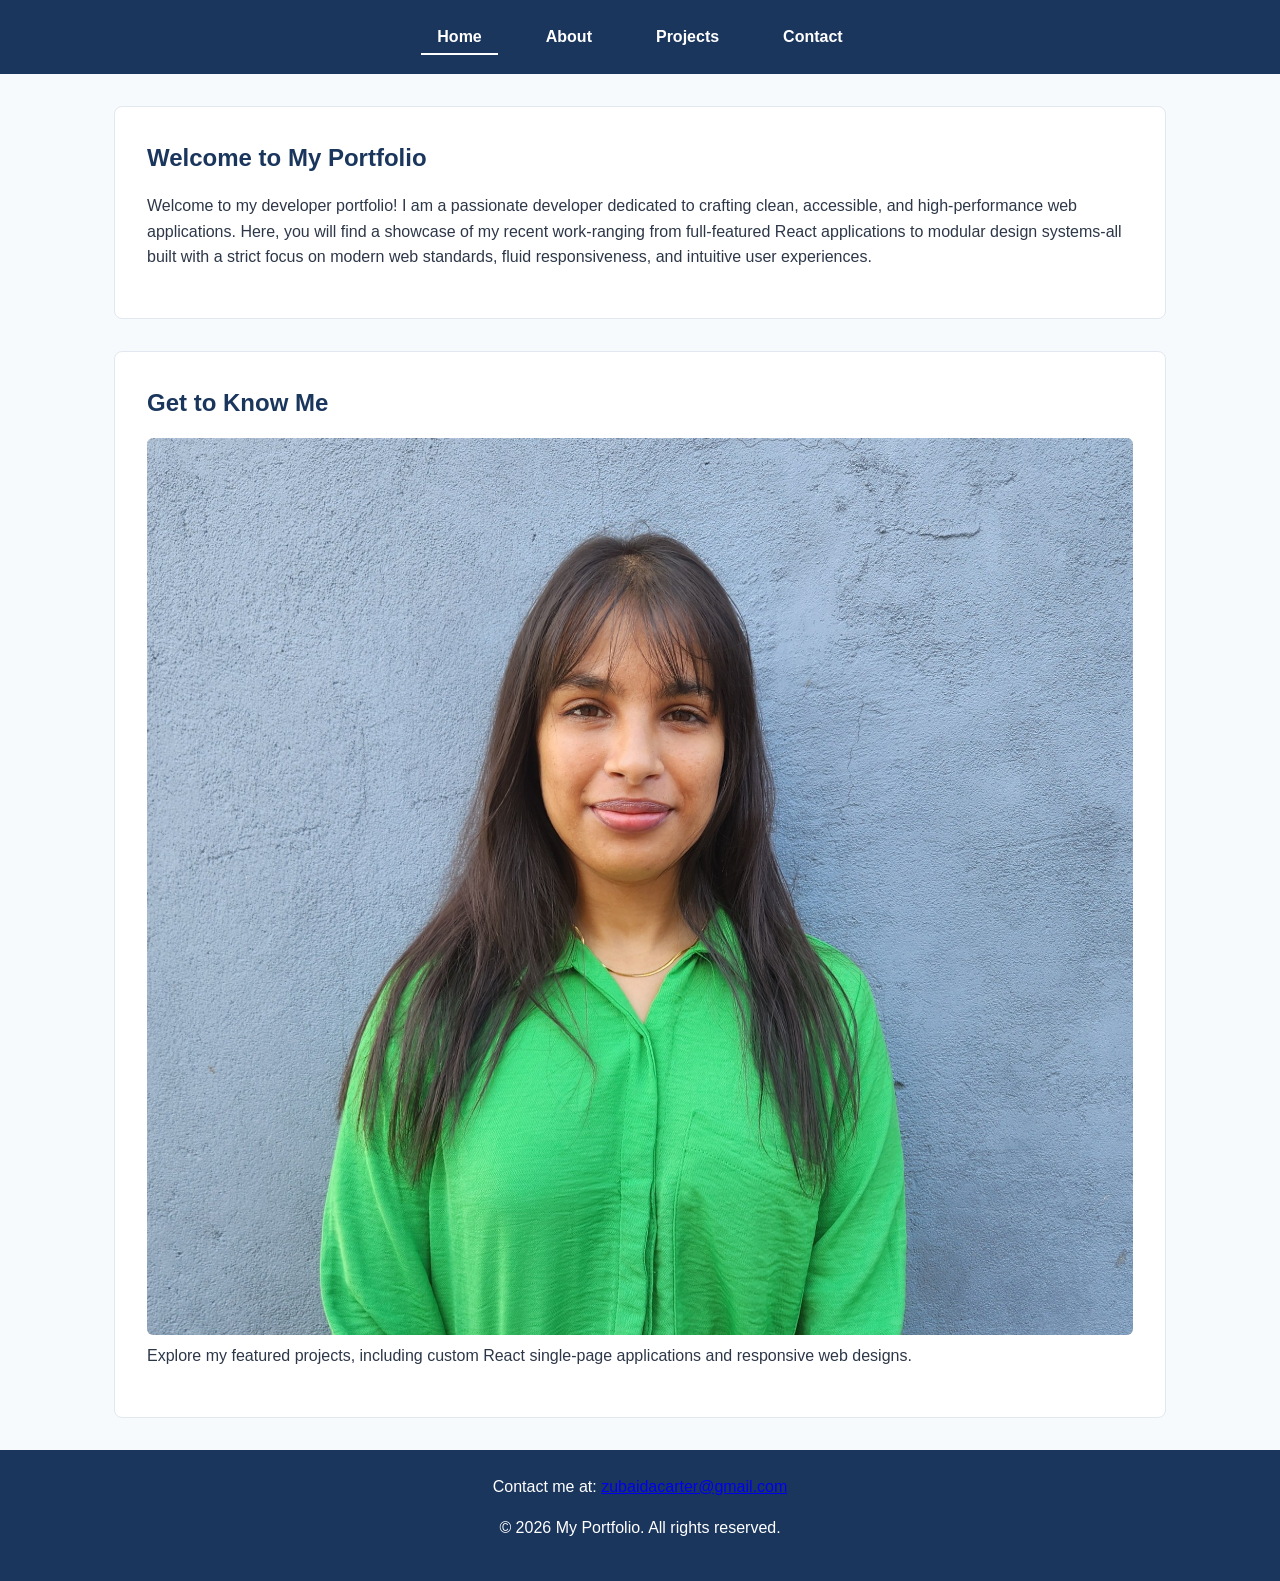
<file: portfolio-website/index.html>
<!DOCTYPE html>
<html lang="en">
<head>
    <meta charset="UTF-8">
    <meta name="viewport" content="width=device-width, initial-scale=1.0">
    <title>Portfolio | Home</title>
    <link rel="stylesheet" href="css/styles.css">
</head>
<body>
    <header>
        <nav>
            <ul>
                <li><a href="index.html" class="active" aria-current="page">Home</a></li>
                <li><a href="about.html">About</a></li>
                <li><a href="projects.html">Projects</a></li>
                <li><a href="contact.html">Contact</a></li>
            </ul>
        </nav>
    </header>

    <main id="main-content">
        <section>
            <h1>Welcome to My Portfolio</h1>
            <p>Welcome to my developer portfolio! I am a passionate developer dedicated to crafting clean, accessible, and high-performance web applications. Here, you will find a showcase of my recent work-ranging from full-featured React applications to modular design systems-all built with a strict focus on modern web standards, fluid responsiveness, and intuitive user experiences.</p>
        </section>

        <section>
            <h2>Get to Know Me</h2>
            <img src="images/portfoliopic.jpg" alt="Portrait of the developer">
            <p>Explore my featured projects, including custom React single-page applications and responsive web designs.</p>
        </section>
    </main>

    <footer>
        <p>Contact me at: <a href="mailto:zubaidacarter@gmail.com">zubaidacarter@gmail.com</a></p>
        <p>&copy; 2026 My Portfolio. All rights reserved.</p>
    </footer>
</body>
</html>
</file>
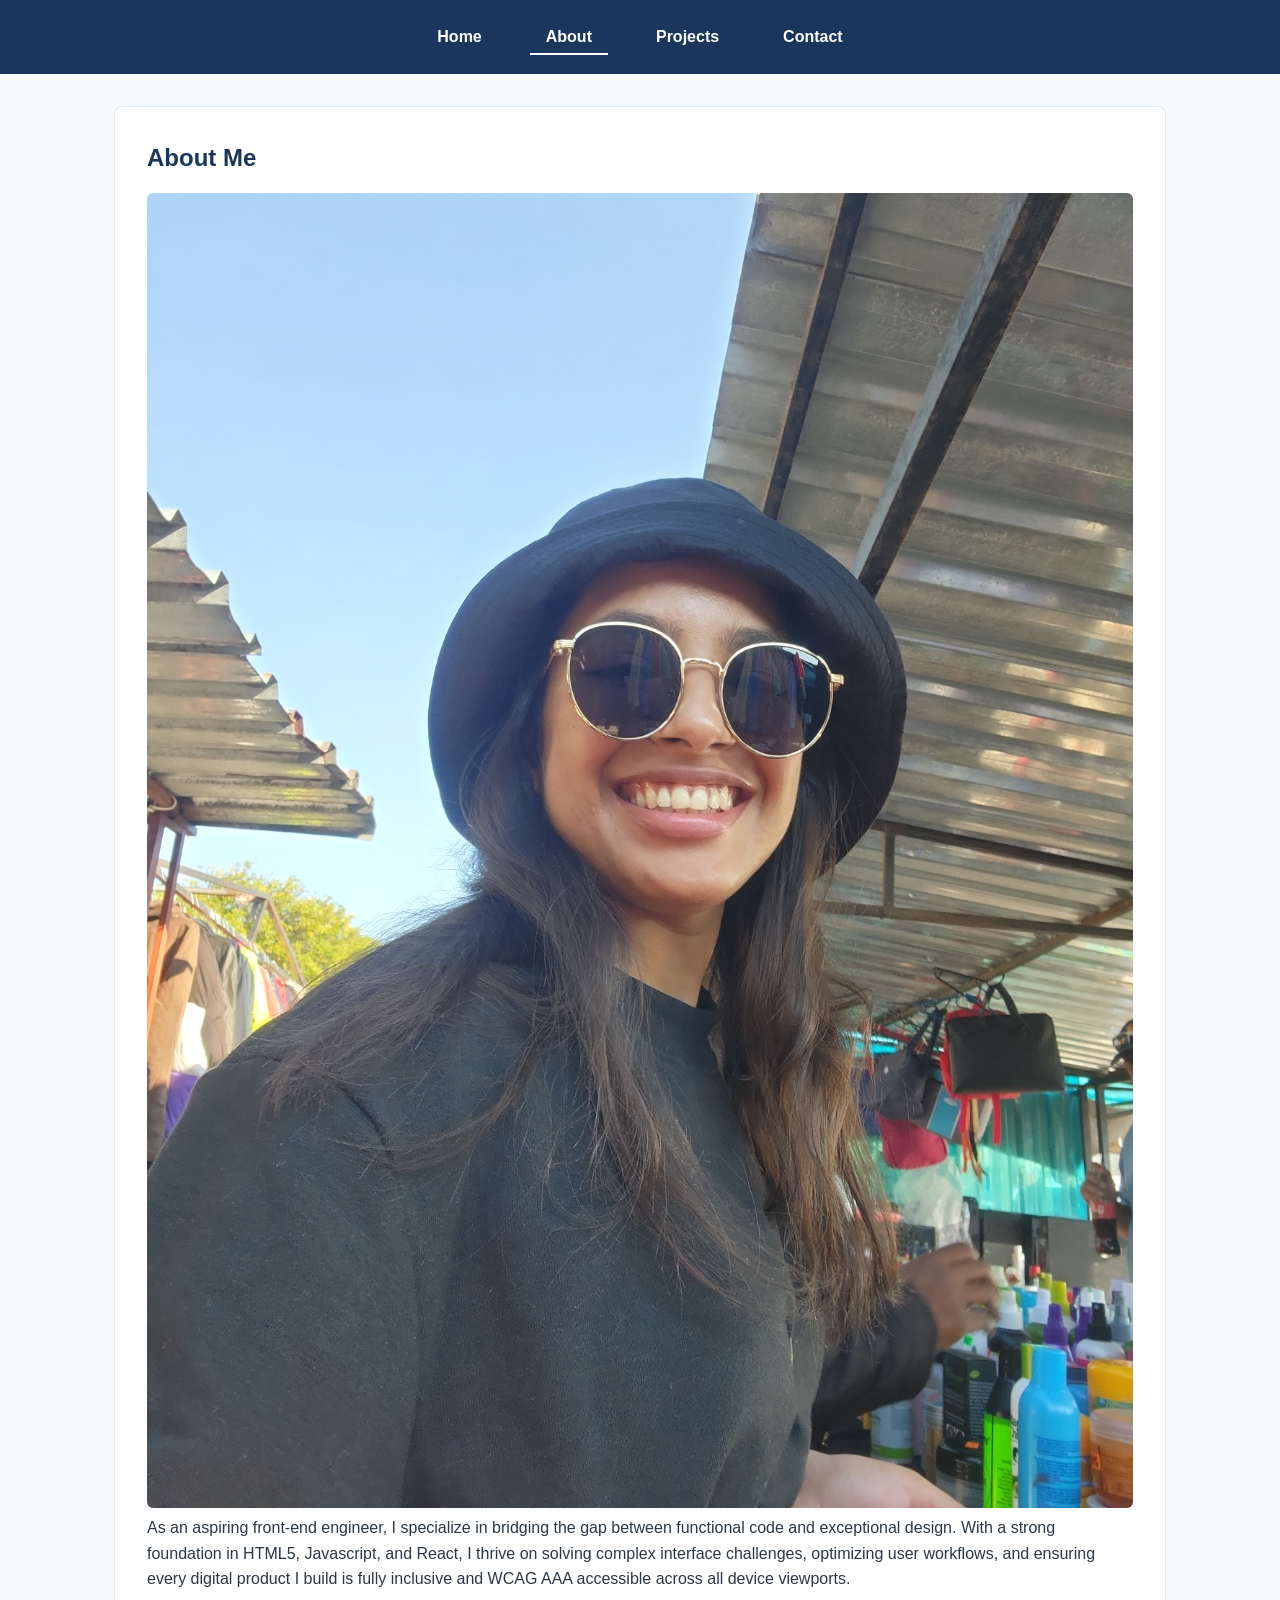
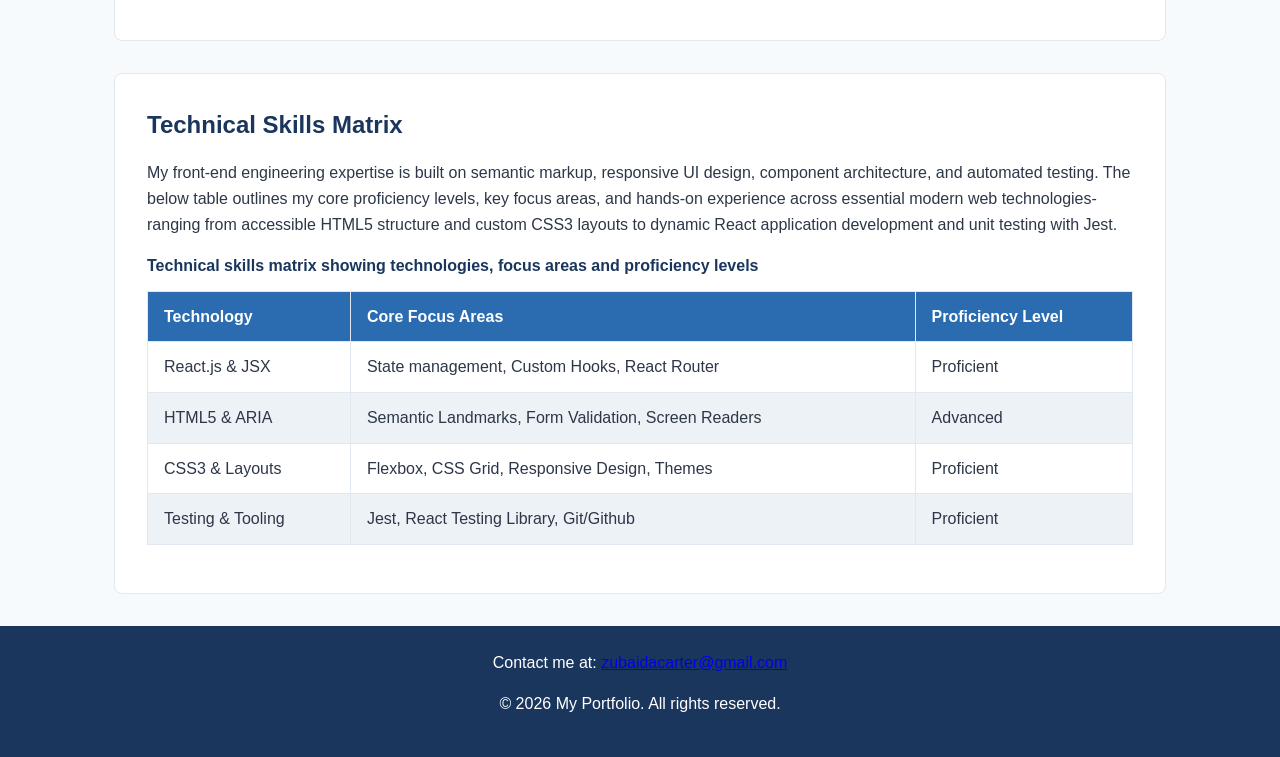
<file: portfolio-website/about.html>
<!DOCTYPE html>
<html lang="en">
<head>
    <meta charset="UTF-8">
    <meta name="viewport" content="width=device-width, initial-scale=1.0">
    <title>Personal Portfolio | About</title>
    <link rel="stylesheet" href="css/styles.css">
</head>
<body>
    <header>
        <nav>
            <ul>
                <li><a href="index.html">Home</a></li>
                <li><a href="about.html" class="active" aria-current="page">About</a></li>
                <li><a href="projects.html">Projects</a></li>
                <li><a href="contact.html">Contact</a></li>
            </ul>
        </nav>
    </header>

    <main id="main-content">
        <section>
            <h1>About Me</h1>
            <img src="images/aboutme.jpg" alt="Portrait of the developer Zubaida Khan" width="400">
            <p>As an aspiring front-end engineer, I specialize in bridging the gap between functional code and exceptional design. With a strong foundation in HTML5, Javascript, and React, I thrive on solving complex interface challenges, optimizing user workflows, and ensuring every digital product I build is fully inclusive and WCAG AAA accessible across all device viewports.</p>
        </section>

        <section>
            <h2>Technical Skills Matrix</h2>
            <p>My front-end engineering expertise is built on semantic markup, responsive UI design, component architecture, and automated testing. The below table outlines my core proficiency levels, key focus areas, and hands-on experience across essential modern web technologies-ranging from accessible HTML5 structure and custom CSS3 layouts to dynamic React application development and unit testing with Jest.</p>
            <table>
                <caption>
                    Technical skills matrix showing technologies, focus areas and proficiency levels
                </caption>
                <thead>
                    <tr>
                        <th scope="col">Technology</th>
                        <th scope="col">Core Focus Areas</th>
                        <th scope="col">Proficiency Level</th>
                    </tr>
                </thead>

                <tbody>
                    <tr>
                        <td>React.js &amp; JSX</td>
                        <td>State management, Custom Hooks, React Router</td>
                        <td>Proficient</td>
                    </tr>
                    <tr>
                        <td>HTML5 &amp; ARIA</td>
                        <td>Semantic Landmarks, Form Validation, Screen Readers</td>
                        <td>Advanced</td>
                    </tr>
                    <tr>
                        <td>CSS3 &amp; Layouts</td>
                        <td>Flexbox, CSS Grid, Responsive Design, Themes</td>
                        <td>Proficient</td>
                    </tr>
                    <tr>
                        <td>Testing &amp; Tooling</td>
                        <td>Jest, React Testing Library, Git/Github</td>
                        <td>Proficient</td>
                    </tr>
                </tbody>
            </table>
        </section>

    </main>

    <footer>
        <p>Contact me at: <a href="mailto:zubaidacarter@gmail.com">zubaidacarter@gmail.com</a></p>
        <p>&copy; 2026 My Portfolio. All rights reserved.</p>
    </footer>
</body>
</html>
</file>
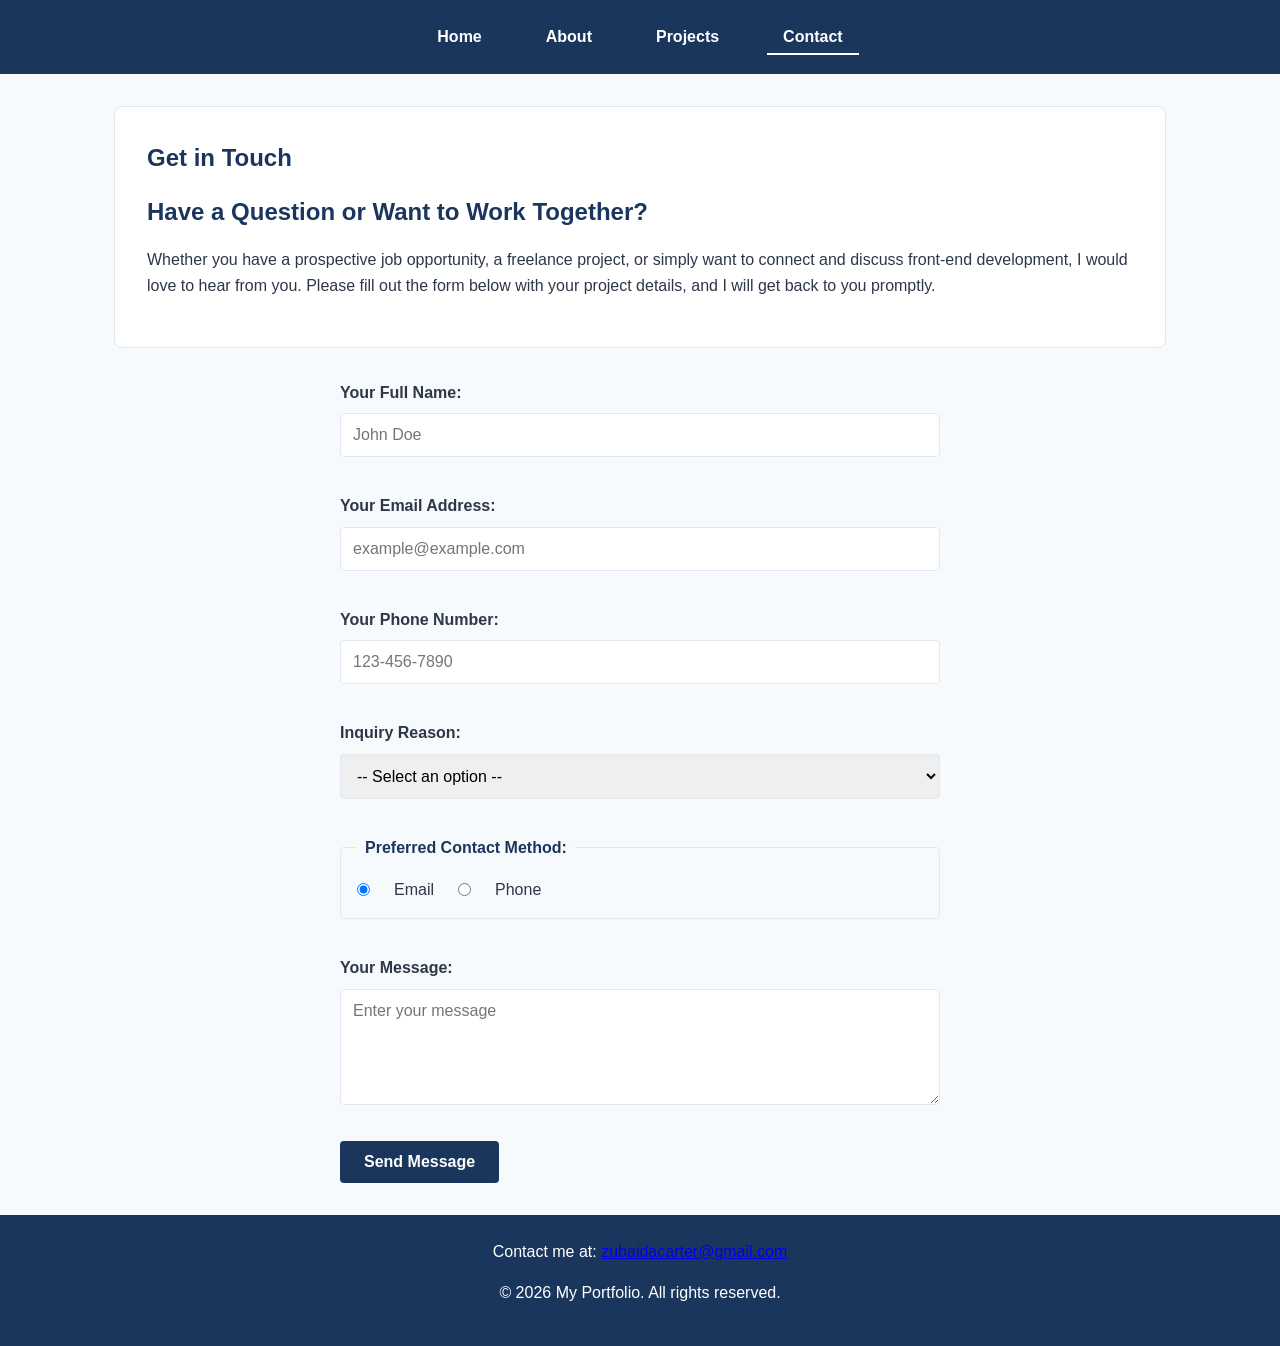
<file: portfolio-website/contact.html>
<!DOCTYPE html>
<html lang="en">
<head>
    <meta charset="UTF-8">
    <meta name="viewport" content="width=device-width, initial-scale=1.0">
    <title>Personal Portfolio |Contact</title>
    <link rel="stylesheet" href="css/styles.css">
</head>
<body>
    <header>
        <nav>
            <ul>
                <li><a href="index.html">Home</a></li>
                <li><a href="about.html">About</a></li>
                <li><a href="projects.html">Projects</a></li>
                <li><a href="contact.html" class="active" aria-current="page">Contact</a></li>
            </ul>
        </nav>
    </header>
    
    <main id="main-content">
        <section>
            <h1>Get in Touch</h1>
            <h2>Have a Question or Want to Work Together?</h2>
            <p>Whether you have a prospective job opportunity, a freelance project, or simply want to connect and discuss front-end development, I would love to hear from you. Please fill out the form below with your project details, and I will get back to you promptly.</p>
        </section>
        
        <form action="#" method="post">
            <label class="form-group" for="full-name">
                Your Full Name:
                <input type="text" id="full-name" name="fullName" required minlength="2" placeholder="John Doe">
            </label>

            <label class="form-group" for="email-address">
                Your Email Address:
                <input type="email" id="email-address" name="email" required placeholder="example@example.com">
            </label>

            <label class="form-group" for="phone-number">
                Your Phone Number:
                <input type="tel" id="phone-number" name="phone" pattern="[0-9]{3}-[0-9]{3}-[0-9]{4}" placeholder="123-456-7890" title="Please enter your phone number in the format 123-456-7890">
            </label>

            <label class="form-group" for="inquiry-type">
                Inquiry Reason:
                <select id="inquiry-type" name="inquiryType" required>
                    <option value="">-- Select an option --</option>
                    <option value="general">General Inquiry</option>
                    <option value="feedback">Freelance Web Project</option>
                    <option value="collaboration">Job Opportunity</option>
                </select>
            </label>

                <fieldset class="form-group">
                    <legend>Preferred Contact Method:</legend>
                    <span class="radio-group">
                        <input type="radio" id="pref-email" name="preferredContact" value="email" checked>
                        <label for="pref-email">Email</label>

                        <input type="radio" id="pref-phone" name="preferredContact" value="phone">
                        <label for="pref-phone">Phone</label>
                    </span>
                </fieldset>

            <label class="form-group" for="message">
                Your Message:
                <textarea id="message" name="message" rows="5" required minlength="10" placeholder="Enter your message"></textarea>
            </label>

            <button type="submit">Send Message</button>
        </form>
    </main>
    
    <footer>
        <p>Contact me at: <a href="mailto:zubaidacarter@gmail.com">zubaidacarter@gmail.com</a></p>
        <p>&copy; 2026 My Portfolio. All rights reserved.</p>
    </footer>
</body>
</html>
</file>
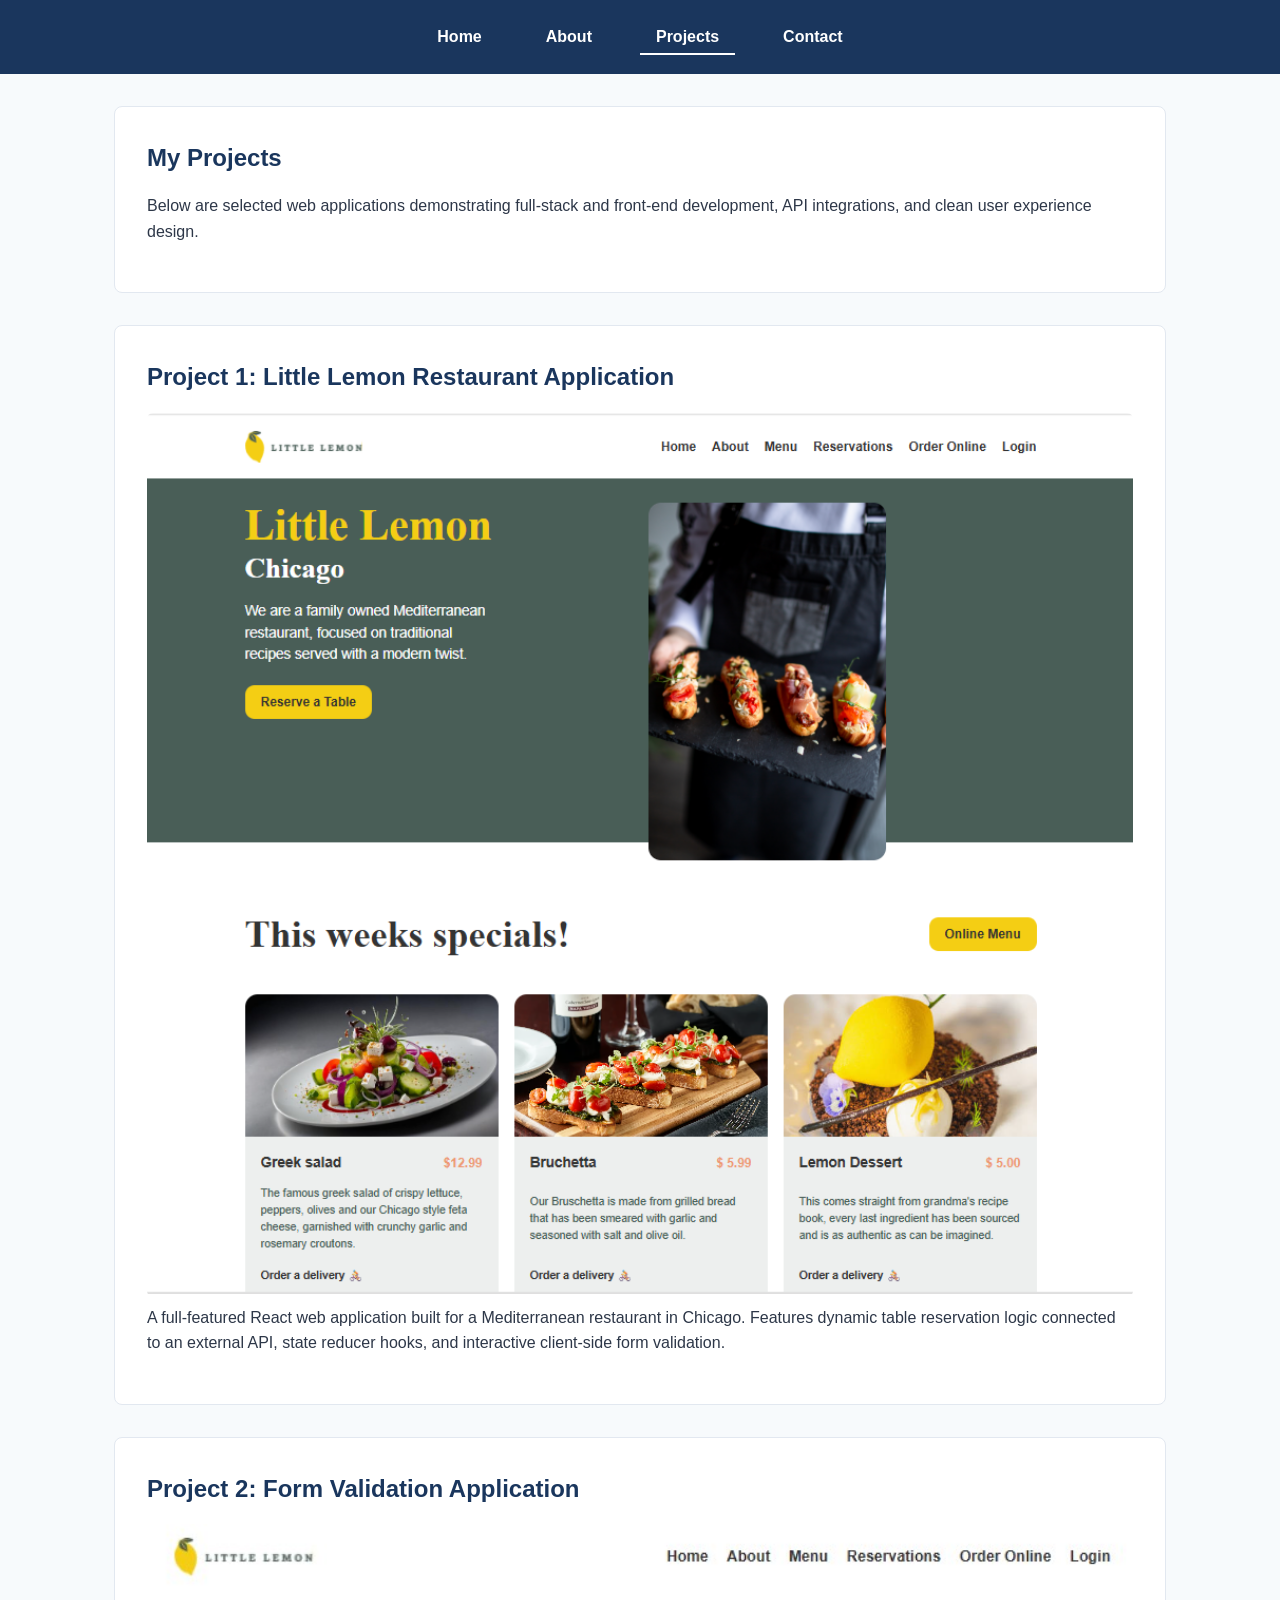
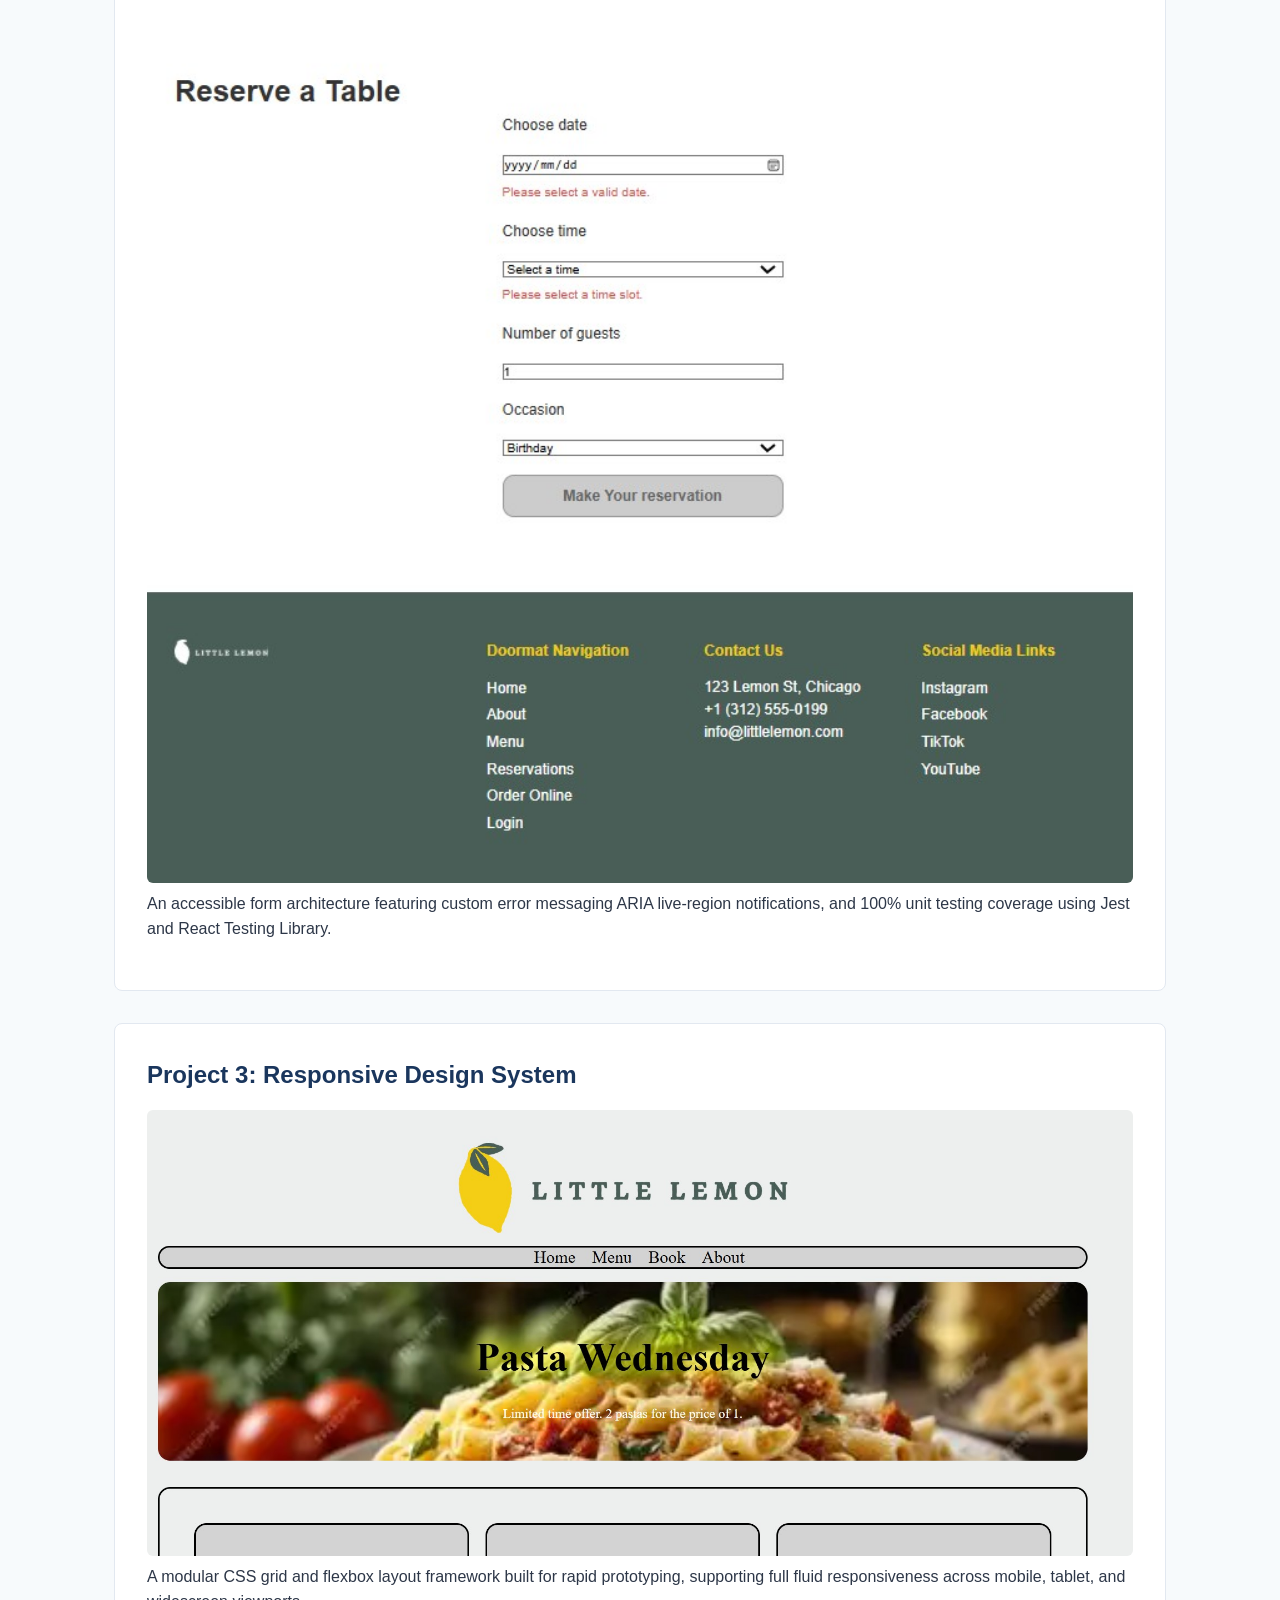
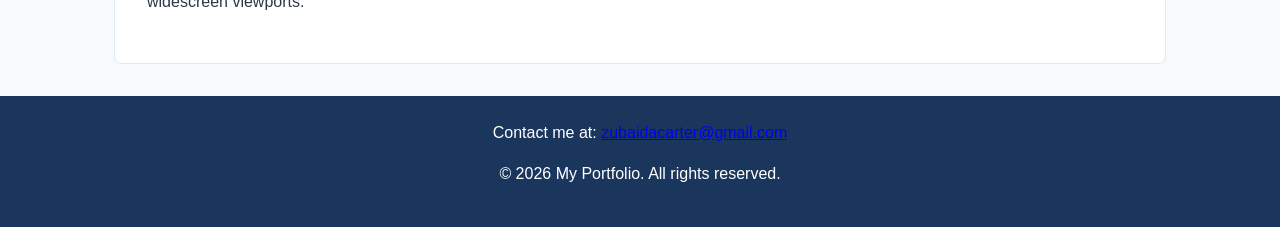
<file: portfolio-website/projects.html>
<!DOCTYPE html>
<html lang="en">
<head>
    <meta charset="UTF-8">
    <meta name="viewport" content="width=device-width, initial-scale=1.0">
    <title>Personal Portfolio | Projects</title>
    <link rel="stylesheet" href="css/styles.css">
</head>
<body>
    <header>
        <nav>
            <ul>
                <li><a href="index.html">Home</a></li>
                <li><a href="about.html">About</a></li>
                <li><a href="projects.html" class="active" aria-current="page">Projects</a></li>
                <li><a href="contact.html">Contact</a></li>
            </ul>
        </nav>
    </header>

    <main id="main-content">
        <section>
            <h1>My Projects</h1>
            <p>Below are selected web applications demonstrating full-stack and front-end development, API integrations, and clean user experience design.</p>
        </section>

        <section>
            <h2>Project 1: Little Lemon Restaurant Application</h2>
            <img src="images/Little-Lemon.png" alt="Little Lemon restaurant React booking application interface">
            <p>A full-featured React web application built for a Mediterranean restaurant in Chicago. Features dynamic table reservation logic connected to an external API, state reducer hooks, and interactive client-side form validation.</p>
        </section>

        <section>
            <h2>Project 2: Form Validation Application</h2>
            <img src="images/form.jpg" alt="Accessible form validation application with user feedback">
            <p>An accessible form architecture featuring custom error messaging ARIA live-region notifications, and 100% unit testing coverage using Jest and React Testing Library.</p>
        </section>

        <section>
            <h2>Project 3: Responsive Design System</h2>
            <img src="images/project3.jpg" alt="Responsive design system showcasing CSS Grid and Flexbox layouts">
            <p>A modular CSS grid and flexbox layout framework built for rapid prototyping, supporting full fluid responsiveness across mobile, tablet, and widescreen viewports.</p>
        </section>
    </main>

    <footer>
        <p>Contact me at: <a href="mailto:zubaidacarter@gmail.com">zubaidacarter@gmail.com</a></p>
        <p>&copy; 2026 My Portfolio. All rights reserved.</p>
    </footer>
</body>
</html>
</file>
<file: portfolio-website/css/styles.css>
/*Global resets and variables*/

:root {
    --primary-color: #1a365d;
    --secondary-color: #2b6cb0;
    --accent-color: #d69e2e;
    --bg-color: #f7fafc;
    --surface-color: #ffffff;
    --text-color: #2d3748;
    --border-color: #e2e8f0;
    --font-family: Arial, Helvetica, sans-serif;
}

* {
    box-sizing: border-box;
    margin: 0;
    padding: 0;
}
body {
    background-color: var(--bg-color);
    color: var(--text-color);
    font-family: var(--font-family);
    line-height: 1.6;
}

/*Header and navigation styles*/
header {
    background-color: var(--primary-color);
    padding: 1.5rem 2rem;
    position: sticky;
    top: 0;
    z-index: 1000;
}

nav ul {
    display: flex;
    justify-content: center;
    gap: 2rem;
    list-style: none;
}

nav ul li a {
    color: #ffffff;
    text-decoration: none;
    padding: 0.5rem 1rem;
    font-weight: 600;
    transition: color 0.2s ease-in-out, border-bottom 0.2s ease-in-out;
}

/*Interactive Pseudo-classes*/
nav ul li a:hover,
nav ul li a:focus {
    color: var(--accent-color);
    border-bottom: 2px solid var(--accent-color);
    outline: none;
}

nav ul li a.active,
nav ul li a[aria-current="page"] {
    border-bottom: 2px solid #ffffff;
}

/*Layout and container styles*/
#main-content {
    padding: 0 1.5rem;
    max-width: 1100px;
    margin: 2rem auto;
}

section {
    background-color: var(--surface-color);
    border: 1px solid var(--border-color);
    border-radius: 8px;
    margin-bottom: 2rem;
    padding: 2rem;
}

h1, h2, h3 {
    color: var(--primary-color);
    margin-bottom: 1rem;
}

p {
    margin-bottom: 1rem;
}

/*Responsive image handling*/
section img {
    max-width: 100%;
    height: auto;
    border-radius: 6px;
    width: 100%;
}

/*Data table styling*/
table {
    width: 100%;
    border-collapse: collapse;
    margin-bottom: 1rem;
}

th, td {
    border: 1px solid var(--border-color);
    padding: 0.75rem 1rem;
    text-align: left;
}

th {
    background-color: var(--secondary-color);
    color: #ffffff;
}

tbody tr:nth-child(even) {
    background-color: #edf2f7;
}

/*Accessible form styling*/
form {
    display: flex;
    flex-direction: column;
    gap: 1.25rem;
    max-width: 600px;
    margin: 0 auto;
}

.form-group {
    display: flex;
    flex-direction: column;
    gap: 0.5rem;
    margin-bottom: 1rem;
}

fieldset.form-group {
    border: 1px solid var(--border-color);
    border-radius: 4px;
    padding: 1rem;
}

legend {
    color: var(--primary-color);
    font-weight: 600;
    padding: 0 0.5rem;
}

caption {
    font-weight: 600;
    color: var(--primary-color);
    margin-bottom: 0.75rem;
    text-align: left;
}

label {
    font-weight: 600;
}

input[type="text"],
input[type="email"],
input[type="tel"],
select,
textarea {
    padding: 0.75rem;
    border: 1px solid var(--border-color);
    border-radius: 4px;
    font-size: 1rem;
    font-family: inherit;
}

/*Focus states for form fields*/
input:focus,
select:focus,
textarea:focus {
    border-color: var(--secondary-color);
    outline: 2px solid var(--secondary-color);
}

.radio-group {
    display: flex;
    gap: 1.5rem;
    align-items: center;
}

.radio-group label {
    font-weight: normal;
}

button[type="submit"] {
    background-color: var(--primary-color);
    color: #ffffff;
    padding: 0.75rem 1.5rem;
    border: none;
    border-radius: 4px;
    cursor: pointer;
    font-size: 1rem;
    transition: background-color 0.2s ease-in-out;
    align-self: flex-start;
    font-weight: 600;
}

button[type="submit"]:hover,
button[type="submit"]:focus {
    background-color: var(--secondary-color);
}

/*Footer styling*/
footer {
    background-color: var(--primary-color);
    color: #ffffff;
    text-align: center;
    padding: 1.5rem;
}

@media (max-width: 768px) {
    nav ul {
        flex-direction: column;
        gap: 1rem;
        align-items: center;
    }

    section {
        padding: 1rem;
    }

    form {
        max-width: 100%;
    }
}
</file>
